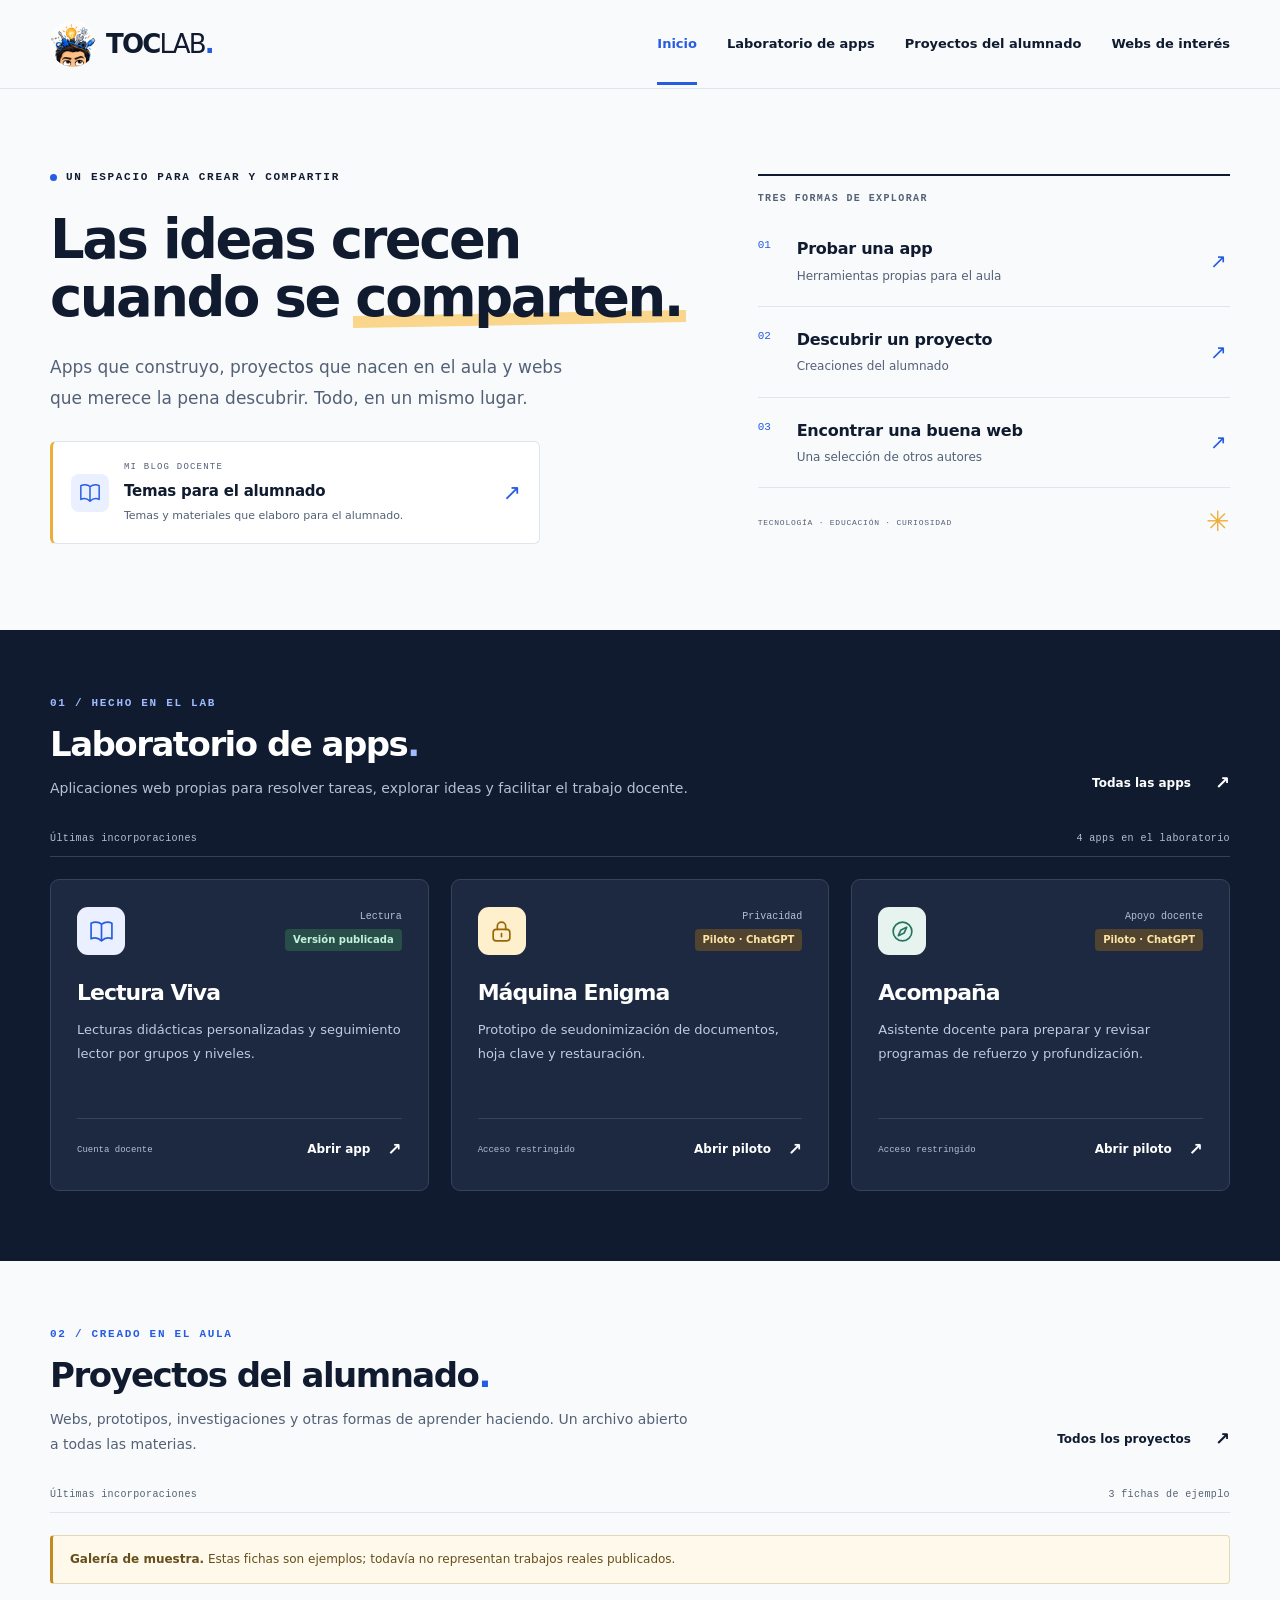
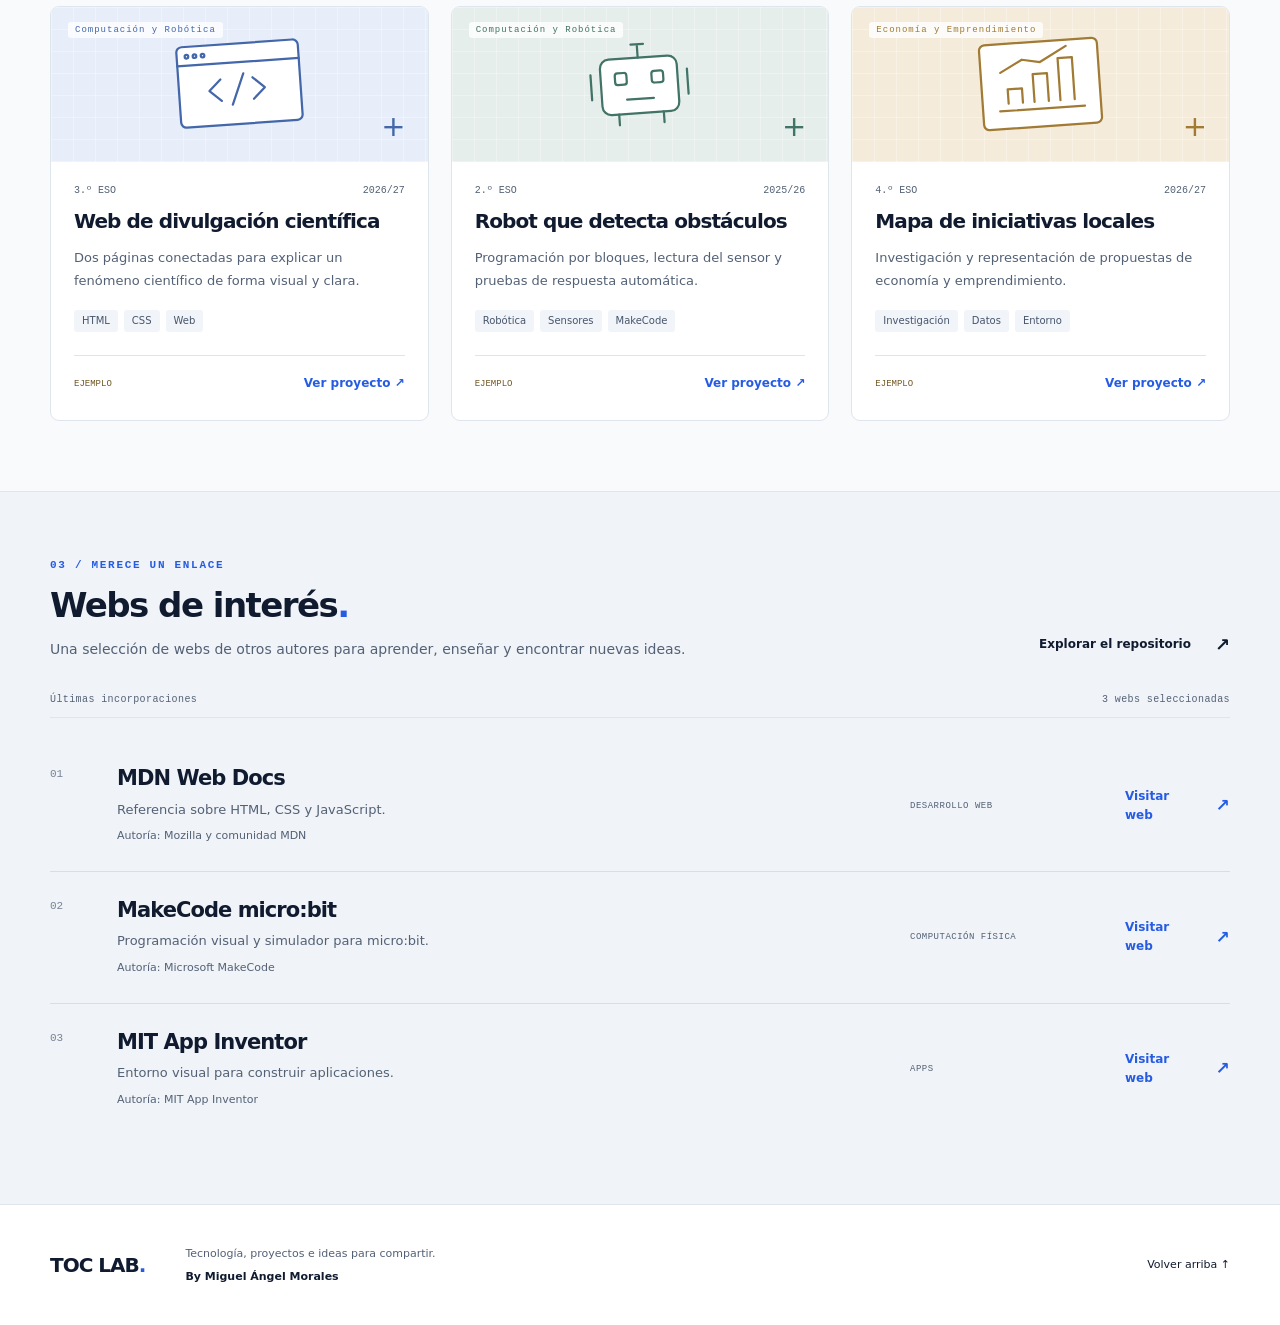
<file: index.html>
<!doctype html>
<html lang="es"><head><meta charset="utf-8"><meta name="viewport" content="width=device-width, initial-scale=1"><meta name="color-scheme" content="light"><meta name="theme-color" content="#101b30"><meta name="description" content="Apps propias, proyectos del alumnado y una selección de webs de otros autores."><title>TOC LAB | Apps, proyectos y webs de interés</title><link rel="icon" href="assets/favicon-48.png" type="image/png"><link rel="apple-touch-icon" href="assets/favicon-192.png"><link rel="stylesheet" href="css/styles.css"><script defer src="js/data.js"></script><script defer src="js/app.js"></script></head><body data-page="home"><a class="skip-link" href="#contenido">Saltar al contenido</a>
<header class="site-header"><div class="container header-inner">
<a class="brand" href="index.html" aria-label="TOC LAB, inicio"><img src="assets/logo-icono.png" width="46" height="46" alt=""><span>TOC<span class="brand-lab">LAB<span class="brand-dot">.</span></span></span></a>
<button id="menuToggle" class="menu-toggle" type="button" aria-expanded="false" aria-controls="mainNav">Menú <span aria-hidden="true">☰</span></button>
<nav id="mainNav" aria-label="Navegación principal"><a href="index.html" aria-current="page">Inicio</a><a href="laboratorio.html">Laboratorio de apps</a><a href="proyectos.html">Proyectos del alumnado</a><a href="webs.html">Webs de interés</a></nav></div></header><main id="contenido"><section class="hero container"><div class="hero-main"><p class="eyebrow"><span class="status-light"></span> UN ESPACIO PARA CREAR Y COMPARTIR</p><h1>Las ideas crecen<br>cuando se <span>comparten.</span></h1><p class="hero-lede">Apps que construyo, proyectos que nacen en el aula y webs que merece la pena descubrir. Todo, en un mismo lugar.</p><a class="blog-callout" href="https://blogsaverroes.juntadeandalucia.es/tecnologocompulsivo/" target="_blank" rel="noopener noreferrer" aria-label="Visitar mi blog docente: temas para el alumnado (se abre en otra pestaña)"><span class="blog-symbol" aria-hidden="true"><svg viewBox="0 0 24 24" fill="none" stroke="currentColor" stroke-width="1.6" stroke-linecap="round" stroke-linejoin="round"><path d="M12 5v16M12 5C9 2 4 3 2 4v15c4-2 7-1 10 2 3-3 6-4 10-2V4c-4-2-7-1-10 1Z"/></svg></span><span class="blog-copy"><span class="blog-kicker">MI BLOG DOCENTE</span><strong>Temas para el alumnado</strong><span class="blog-description">Temas y materiales que elaboro para el alumnado.</span></span><span class="blog-arrow" aria-hidden="true">↗</span></a></div><aside class="hero-index" aria-label="Explora TOC LAB"><p class="index-label">TRES FORMAS DE EXPLORAR</p><a href="laboratorio.html"><span class="index-number">01</span><span><strong>Probar una app</strong><small>Herramientas propias para el aula</small></span><span aria-hidden="true">↗</span></a><a href="proyectos.html"><span class="index-number">02</span><span><strong>Descubrir un proyecto</strong><small>Creaciones del alumnado</small></span><span aria-hidden="true">↗</span></a><a href="webs.html"><span class="index-number">03</span><span><strong>Encontrar una buena web</strong><small>Una selección de otros autores</small></span><span aria-hidden="true">↗</span></a><div class="index-foot"><span>TECNOLOGÍA · EDUCACIÓN · CURIOSIDAD</span><span aria-hidden="true">✳</span></div></aside></section>
<section class="catalog-section lab-section" id="laboratorio"><div class="container"><div class="section-head"><div><p class="eyebrow">01 / HECHO EN EL LAB</p><h2>Laboratorio de apps<span>.</span></h2><p>Aplicaciones web propias para resolver tareas, explorar ideas y facilitar el trabajo docente.</p></div><a class="text-link" href="laboratorio.html">Todas las apps <span aria-hidden="true">↗</span></a></div><div class="section-caption"><span>Últimas incorporaciones</span><span id="appsCount"></span></div><div id="latestApps" class="app-grid"></div></div></section>
<section class="catalog-section container" id="alumnado"><div class="section-head"><div><p class="eyebrow">02 / CREADO EN EL AULA</p><h2>Proyectos del alumnado<span>.</span></h2><p>Webs, prototipos, investigaciones y otras formas de aprender haciendo. Un archivo abierto a todas las materias.</p></div><a class="text-link" href="proyectos.html">Todos los proyectos <span aria-hidden="true">↗</span></a></div><div class="section-caption"><span>Últimas incorporaciones</span><span id="projectsCount"></span></div><p class="notice" id="demoNotice" hidden><strong>Galería de muestra.</strong> Estas fichas son ejemplos; todavía no representan trabajos reales publicados.</p><div id="latestProjects" class="project-grid"></div></section>
<section class="catalog-section web-section" id="webs"><div class="container"><div class="section-head"><div><p class="eyebrow">03 / MERECE UN ENLACE</p><h2>Webs de interés<span>.</span></h2><p>Una selección de webs de otros autores para aprender, enseñar y encontrar nuevas ideas.</p></div><a class="text-link" href="webs.html">Explorar el repositorio <span aria-hidden="true">↗</span></a></div><div class="section-caption"><span>Últimas incorporaciones</span><span id="websCount"></span></div><div id="latestWebs" class="web-list"></div></div></section><noscript><div class="container notice">Activa JavaScript para ver los catálogos y usar los filtros.</div></noscript></main><footer class="site-footer"><div class="container footer-inner"><a class="footer-brand" href="index.html">TOC LAB<span>.</span></a><p><span>Tecnología, proyectos e ideas para compartir.</span><a class="footer-credit" href="https://blogsaverroes.juntadeandalucia.es/tecnologocompulsivo/" target="_blank" rel="noopener noreferrer" aria-label="By Miguel Ángel Morales · visitar mi blog (se abre en otra pestaña)">By Miguel Ángel Morales</a></p><a href="#contenido">Volver arriba ↑</a></div></footer><dialog id="projectDialog" aria-labelledby="dialogTitle"><div class="dialog-inner"><button class="dialog-close" id="dialogClose" aria-label="Cerrar ficha" type="button">×</button><p class="eyebrow">PROYECTOS DEL ALUMNADO</p><h2 id="dialogTitle"></h2><div id="dialogMeta" class="tags"></div><p id="dialogDescription"></p><div id="dialogTags" class="tags"></div><div id="dialogLinks" class="dialog-links"></div></div></dialog></body></html>
</file>
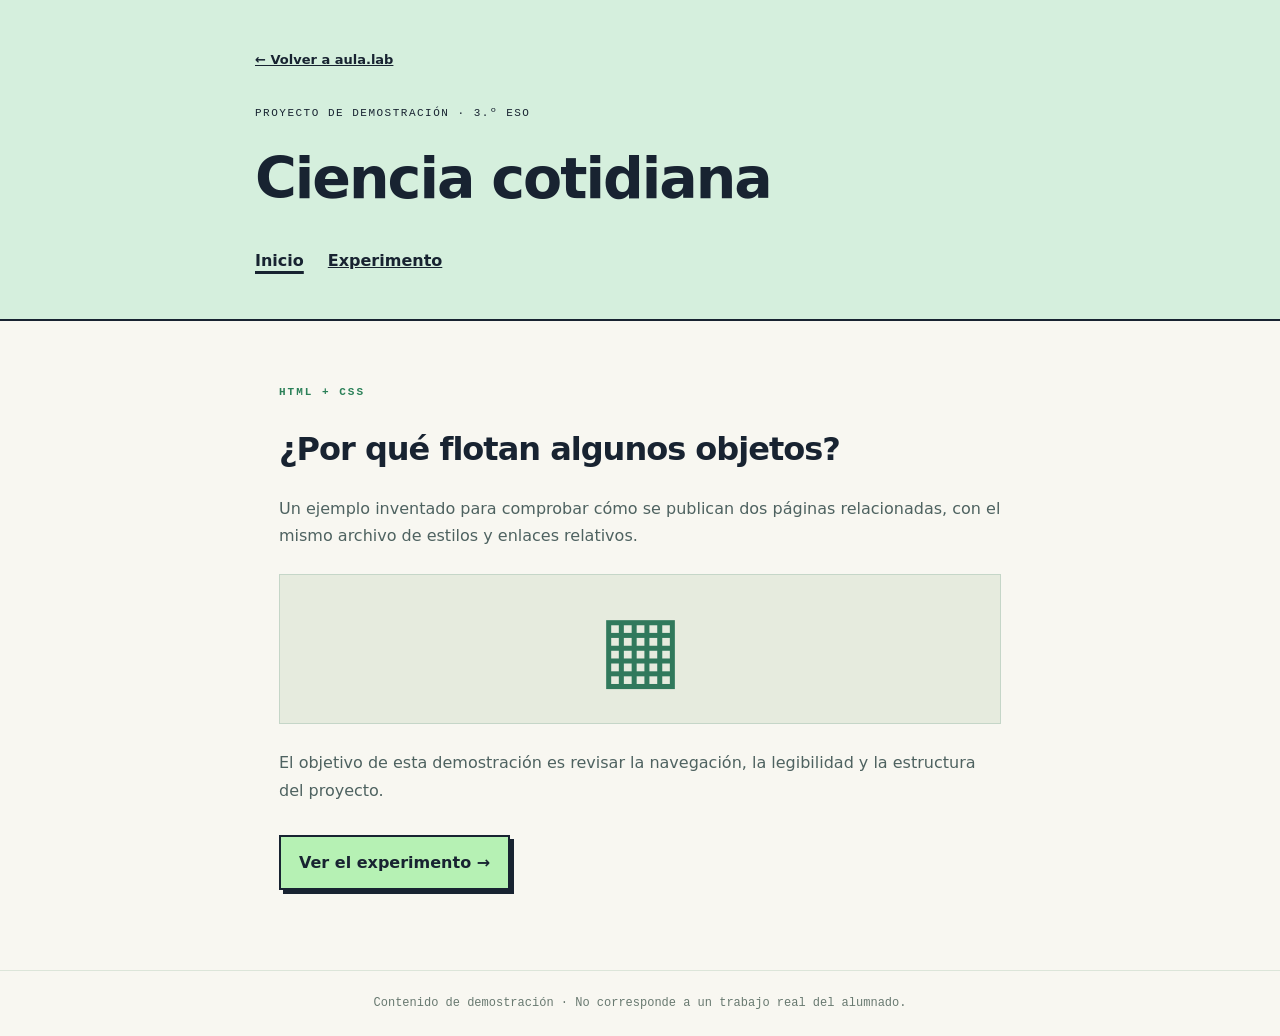
<file: ejemplos/web-divulgacion/index.html>
<!doctype html><html lang="es"><head><meta charset="utf-8"><meta name="viewport" content="width=device-width,initial-scale=1"><title>Ejemplo · Web de divulgación</title><link rel="stylesheet" href="estilos.css"></head><body><header><a class="back" href="../../index.html#archivo">← Volver a aula.lab</a><p>PROYECTO DE DEMOSTRACIÓN · 3.º ESO</p><h1>Ciencia cotidiana</h1><nav aria-label="Navegación del ejemplo"><a href="index.html" aria-current="page">Inicio</a><a href="segunda.html">Experimento</a></nav></header><main><section><span class="badge">HTML + CSS</span><h2>¿Por qué flotan algunos objetos?</h2><p>Un ejemplo inventado para comprobar cómo se publican dos páginas relacionadas, con el mismo archivo de estilos y enlaces relativos.</p><div class="cube" aria-hidden="true">▦</div><p>El objetivo de esta demostración es revisar la navegación, la legibilidad y la estructura del proyecto.</p><a class="next" href="segunda.html">Ver el experimento →</a></section></main><footer>Contenido de demostración · No corresponde a un trabajo real del alumnado.</footer></body></html>
</file>
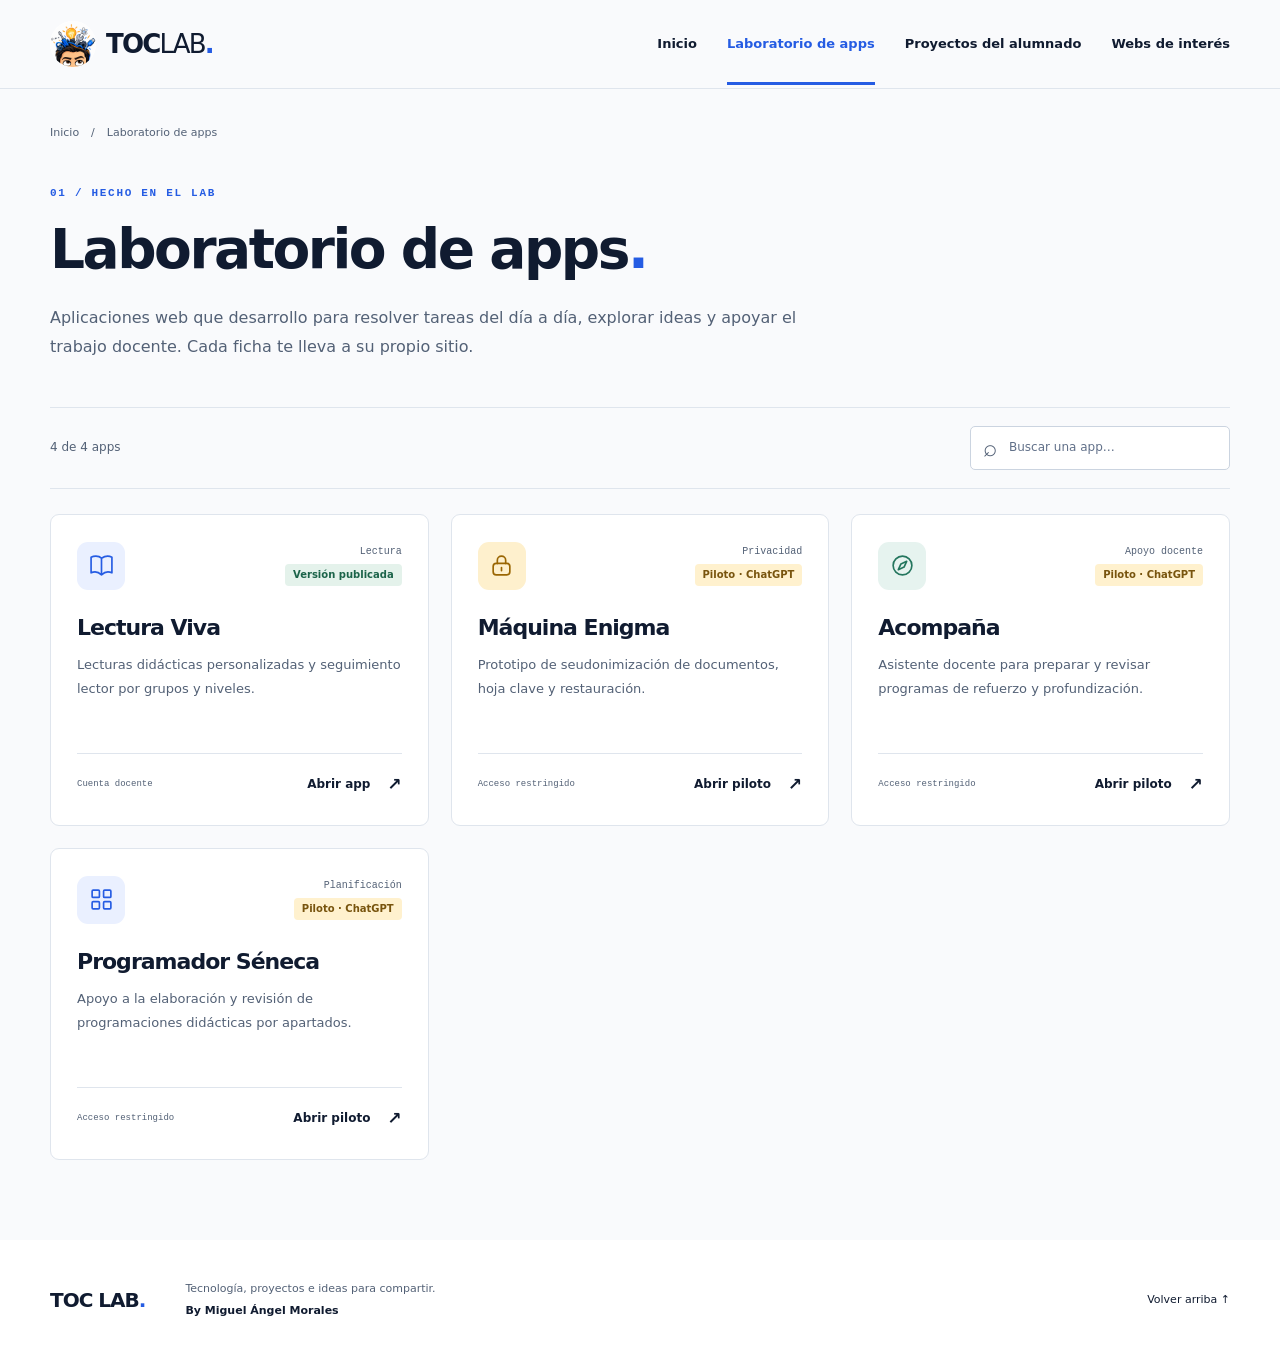
<file: laboratorio.html>
<!doctype html>
<html lang="es"><head><meta charset="utf-8"><meta name="viewport" content="width=device-width, initial-scale=1"><meta name="color-scheme" content="light"><meta name="theme-color" content="#101b30"><meta name="description" content="Catálogo de aplicaciones web propias de TOC LAB."><title>Laboratorio de apps | TOC LAB</title><link rel="icon" href="assets/favicon-48.png" type="image/png"><link rel="apple-touch-icon" href="assets/favicon-192.png"><link rel="stylesheet" href="css/styles.css"><script defer src="js/data.js"></script><script defer src="js/app.js"></script></head><body data-page="lab"><a class="skip-link" href="#contenido">Saltar al contenido</a>
<header class="site-header"><div class="container header-inner">
<a class="brand" href="index.html" aria-label="TOC LAB, inicio"><img src="assets/logo-icono.png" width="46" height="46" alt=""><span>TOC<span class="brand-lab">LAB<span class="brand-dot">.</span></span></span></a>
<button id="menuToggle" class="menu-toggle" type="button" aria-expanded="false" aria-controls="mainNav">Menú <span aria-hidden="true">☰</span></button>
<nav id="mainNav" aria-label="Navegación principal"><a href="index.html">Inicio</a><a href="laboratorio.html" aria-current="page">Laboratorio de apps</a><a href="proyectos.html">Proyectos del alumnado</a><a href="webs.html">Webs de interés</a></nav></div></header><main id="contenido"><section class="page-hero container"><p class="breadcrumb"><a href="index.html">Inicio</a><span>/</span>Laboratorio de apps</p><p class="eyebrow">01 / HECHO EN EL LAB</p><h1>Laboratorio de apps<span class="title-dot">.</span></h1><p>Aplicaciones web que desarrollo para resolver tareas del día a día, explorar ideas y apoyar el trabajo docente. Cada ficha te lleva a su propio sitio.</p></section><section class="container listing-section"><div class="catalog-toolbar"><span id="resultCount" role="status" aria-live="polite"></span><label class="search-field"><span aria-hidden="true">⌕</span><span class="sr-only">Buscar aplicaciones</span><input id="searchInput" type="search" placeholder="Buscar una app…"></label></div><div id="catalogGrid" class="app-grid"></div><div class="empty-state" id="emptyState" hidden><h2>No hay apps con esa búsqueda</h2><button class="button secondary" data-reset>Limpiar búsqueda</button></div></section><noscript><div class="container notice">Activa JavaScript para ver los catálogos y usar los filtros.</div></noscript></main><footer class="site-footer"><div class="container footer-inner"><a class="footer-brand" href="index.html">TOC LAB<span>.</span></a><p><span>Tecnología, proyectos e ideas para compartir.</span><a class="footer-credit" href="https://blogsaverroes.juntadeandalucia.es/tecnologocompulsivo/" target="_blank" rel="noopener noreferrer" aria-label="By Miguel Ángel Morales · visitar mi blog (se abre en otra pestaña)">By Miguel Ángel Morales</a></p><a href="#contenido">Volver arriba ↑</a></div></footer></body></html>
</file>
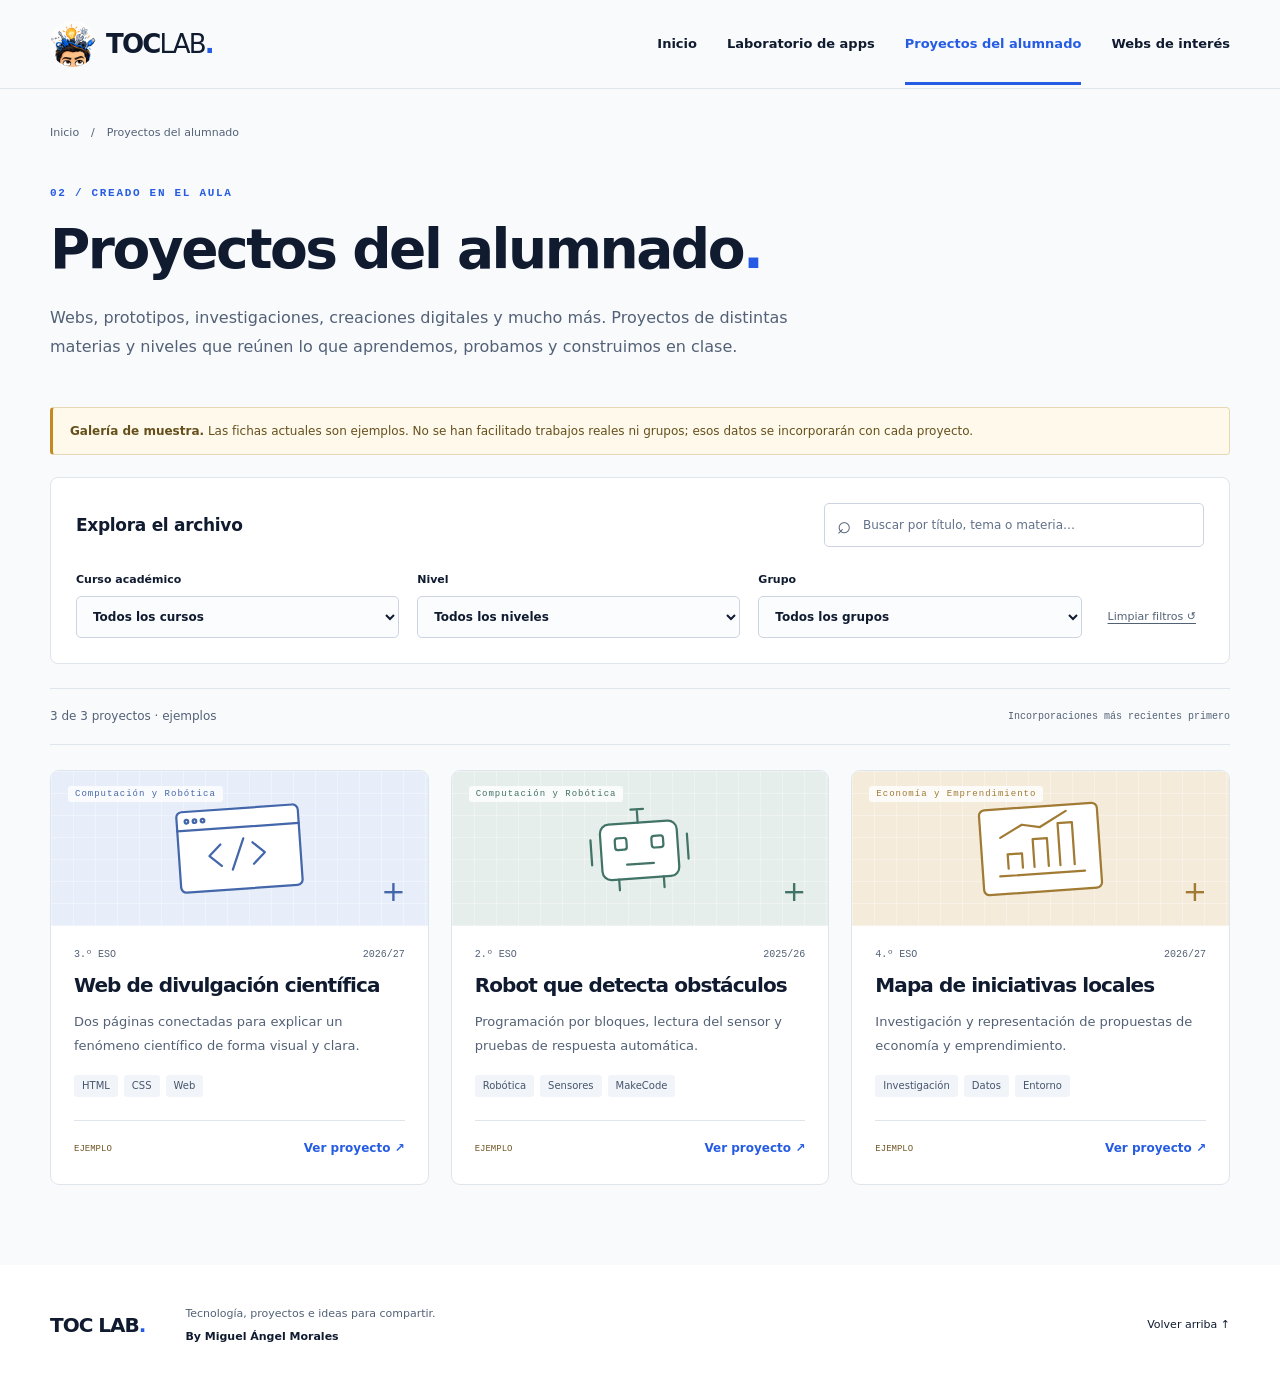
<file: proyectos.html>
<!doctype html>
<html lang="es"><head><meta charset="utf-8"><meta name="viewport" content="width=device-width, initial-scale=1"><meta name="color-scheme" content="light"><meta name="theme-color" content="#101b30"><meta name="description" content="Explora proyectos por curso académico, nivel y grupo."><title>Proyectos del alumnado | TOC LAB</title><link rel="icon" href="assets/favicon-48.png" type="image/png"><link rel="apple-touch-icon" href="assets/favicon-192.png"><link rel="stylesheet" href="css/styles.css"><script defer src="js/data.js"></script><script defer src="js/app.js"></script></head><body data-page="projects"><a class="skip-link" href="#contenido">Saltar al contenido</a>
<header class="site-header"><div class="container header-inner">
<a class="brand" href="index.html" aria-label="TOC LAB, inicio"><img src="assets/logo-icono.png" width="46" height="46" alt=""><span>TOC<span class="brand-lab">LAB<span class="brand-dot">.</span></span></span></a>
<button id="menuToggle" class="menu-toggle" type="button" aria-expanded="false" aria-controls="mainNav">Menú <span aria-hidden="true">☰</span></button>
<nav id="mainNav" aria-label="Navegación principal"><a href="index.html">Inicio</a><a href="laboratorio.html">Laboratorio de apps</a><a href="proyectos.html" aria-current="page">Proyectos del alumnado</a><a href="webs.html">Webs de interés</a></nav></div></header><main id="contenido"><section class="page-hero container"><p class="breadcrumb"><a href="index.html">Inicio</a><span>/</span>Proyectos del alumnado</p><p class="eyebrow">02 / CREADO EN EL AULA</p><h1>Proyectos del alumnado<span class="title-dot">.</span></h1><p>Webs, prototipos, investigaciones, creaciones digitales y mucho más. Proyectos de distintas materias y niveles que reúnen lo que aprendemos, probamos y construimos en clase.</p></section><section class="container listing-section"><p class="notice" id="demoNotice" hidden><strong>Galería de muestra.</strong> Las fichas actuales son ejemplos. No se han facilitado trabajos reales ni grupos; esos datos se incorporarán con cada proyecto.</p><div class="filter-panel"><div class="filter-heading"><h2>Explora el archivo</h2><label class="search-field"><span aria-hidden="true">⌕</span><span class="sr-only">Buscar proyectos</span><input id="searchInput" type="search" placeholder="Buscar por título, tema o materia…"></label></div><div class="filter-fields"><label>Curso académico<select id="yearSelect"><option value="">Todos los cursos</option></select></label><label>Nivel<select id="levelSelect"><option value="">Todos los niveles</option></select></label><label>Grupo<select id="groupSelect"><option value="">Todos los grupos</option></select></label><button id="resetFilters" class="reset-button" type="button">Limpiar filtros ↺</button></div></div><div class="catalog-toolbar"><span id="resultCount" role="status" aria-live="polite"></span><span class="sort-label">Incorporaciones más recientes primero</span></div><div id="catalogGrid" class="project-grid"></div><div class="empty-state" id="emptyState" hidden><span aria-hidden="true">⌕</span><h2>No hay proyectos con estos filtros</h2><p>Prueba con otro curso, nivel o grupo.</p><button class="button secondary" data-reset>Mostrar todos los proyectos</button></div></section><noscript><div class="container notice">Activa JavaScript para ver los catálogos y usar los filtros.</div></noscript></main><footer class="site-footer"><div class="container footer-inner"><a class="footer-brand" href="index.html">TOC LAB<span>.</span></a><p><span>Tecnología, proyectos e ideas para compartir.</span><a class="footer-credit" href="https://blogsaverroes.juntadeandalucia.es/tecnologocompulsivo/" target="_blank" rel="noopener noreferrer" aria-label="By Miguel Ángel Morales · visitar mi blog (se abre en otra pestaña)">By Miguel Ángel Morales</a></p><a href="#contenido">Volver arriba ↑</a></div></footer><dialog id="projectDialog" aria-labelledby="dialogTitle"><div class="dialog-inner"><button class="dialog-close" id="dialogClose" aria-label="Cerrar ficha" type="button">×</button><p class="eyebrow">PROYECTOS DEL ALUMNADO</p><h2 id="dialogTitle"></h2><div id="dialogMeta" class="tags"></div><p id="dialogDescription"></p><div id="dialogTags" class="tags"></div><div id="dialogLinks" class="dialog-links"></div></div></dialog></body></html>
</file>
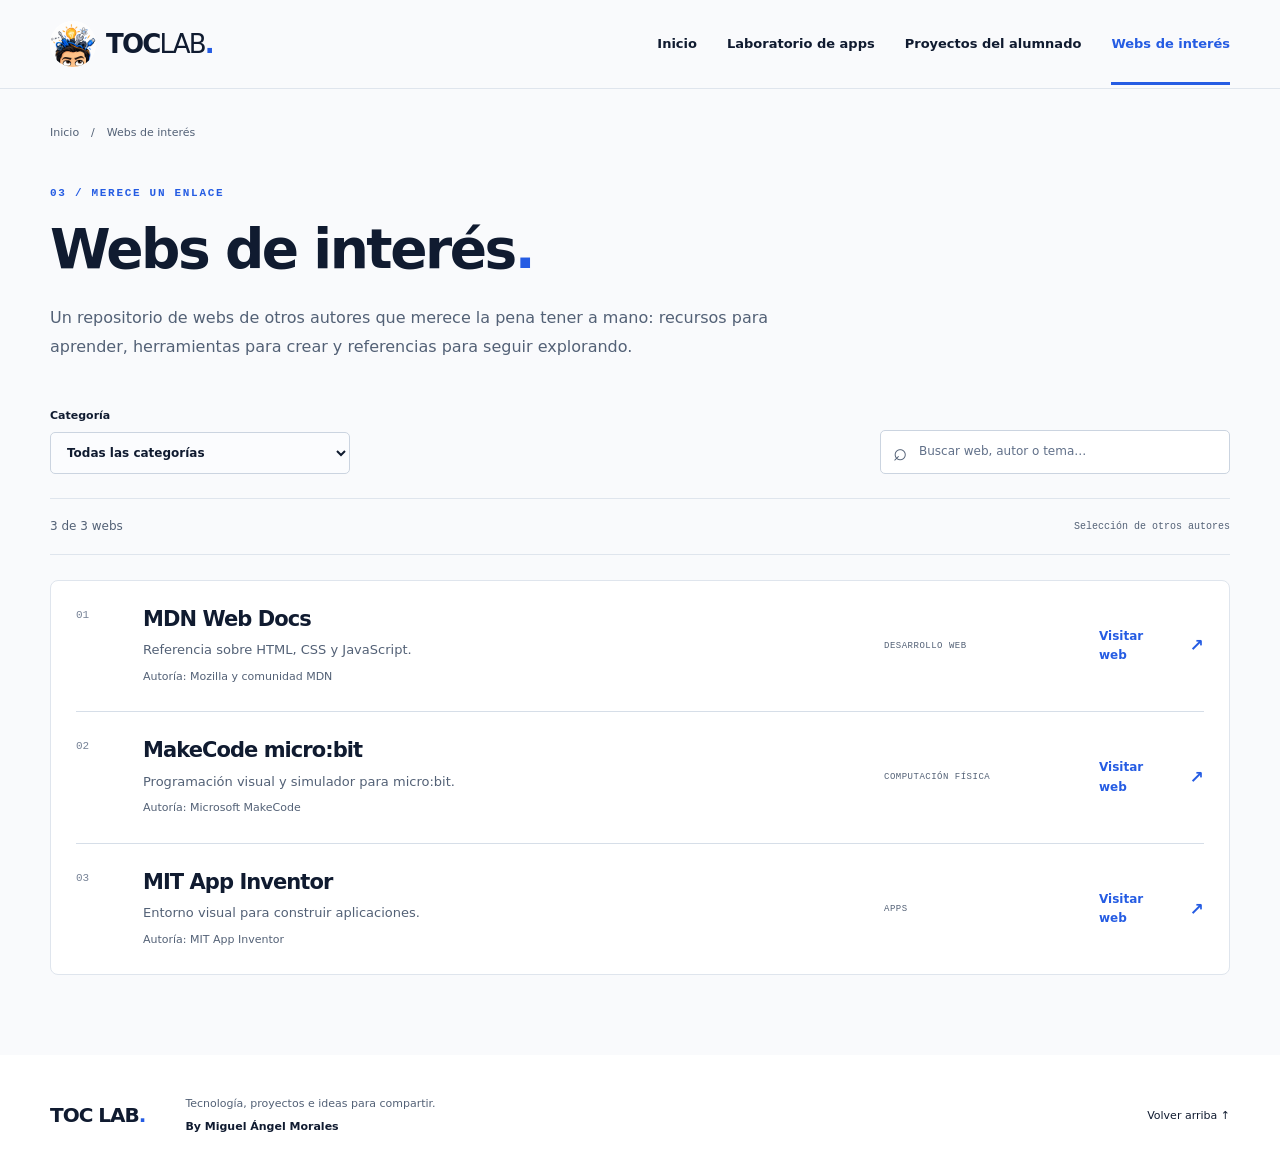
<file: webs.html>
<!doctype html>
<html lang="es"><head><meta charset="utf-8"><meta name="viewport" content="width=device-width, initial-scale=1"><meta name="color-scheme" content="light"><meta name="theme-color" content="#101b30"><meta name="description" content="Selección de webs de otros autores para aprender y crear."><title>Webs de interés | TOC LAB</title><link rel="icon" href="assets/favicon-48.png" type="image/png"><link rel="apple-touch-icon" href="assets/favicon-192.png"><link rel="stylesheet" href="css/styles.css"><script defer src="js/data.js"></script><script defer src="js/app.js"></script></head><body data-page="webs"><a class="skip-link" href="#contenido">Saltar al contenido</a>
<header class="site-header"><div class="container header-inner">
<a class="brand" href="index.html" aria-label="TOC LAB, inicio"><img src="assets/logo-icono.png" width="46" height="46" alt=""><span>TOC<span class="brand-lab">LAB<span class="brand-dot">.</span></span></span></a>
<button id="menuToggle" class="menu-toggle" type="button" aria-expanded="false" aria-controls="mainNav">Menú <span aria-hidden="true">☰</span></button>
<nav id="mainNav" aria-label="Navegación principal"><a href="index.html">Inicio</a><a href="laboratorio.html">Laboratorio de apps</a><a href="proyectos.html">Proyectos del alumnado</a><a href="webs.html" aria-current="page">Webs de interés</a></nav></div></header><main id="contenido"><section class="page-hero container"><p class="breadcrumb"><a href="index.html">Inicio</a><span>/</span>Webs de interés</p><p class="eyebrow">03 / MERECE UN ENLACE</p><h1>Webs de interés<span class="title-dot">.</span></h1><p>Un repositorio de webs de otros autores que merece la pena tener a mano: recursos para aprender, herramientas para crear y referencias para seguir explorando.</p></section><section class="container listing-section"><div class="web-toolbar"><label>Categoría<select id="categorySelect"><option value="">Todas las categorías</option></select></label><label class="search-field"><span aria-hidden="true">⌕</span><span class="sr-only">Buscar webs o autores</span><input id="searchInput" type="search" placeholder="Buscar web, autor o tema…"></label></div><div class="catalog-toolbar"><span id="resultCount" role="status" aria-live="polite"></span><span class="sort-label">Selección de otros autores</span></div><div id="catalogGrid" class="web-list"></div><div class="empty-state" id="emptyState" hidden><h2>No hay webs con estos filtros</h2><button class="button secondary" data-reset>Limpiar filtros</button></div></section><noscript><div class="container notice">Activa JavaScript para ver los catálogos y usar los filtros.</div></noscript></main><footer class="site-footer"><div class="container footer-inner"><a class="footer-brand" href="index.html">TOC LAB<span>.</span></a><p><span>Tecnología, proyectos e ideas para compartir.</span><a class="footer-credit" href="https://blogsaverroes.juntadeandalucia.es/tecnologocompulsivo/" target="_blank" rel="noopener noreferrer" aria-label="By Miguel Ángel Morales · visitar mi blog (se abre en otra pestaña)">By Miguel Ángel Morales</a></p><a href="#contenido">Volver arriba ↑</a></div></footer></body></html>
</file>
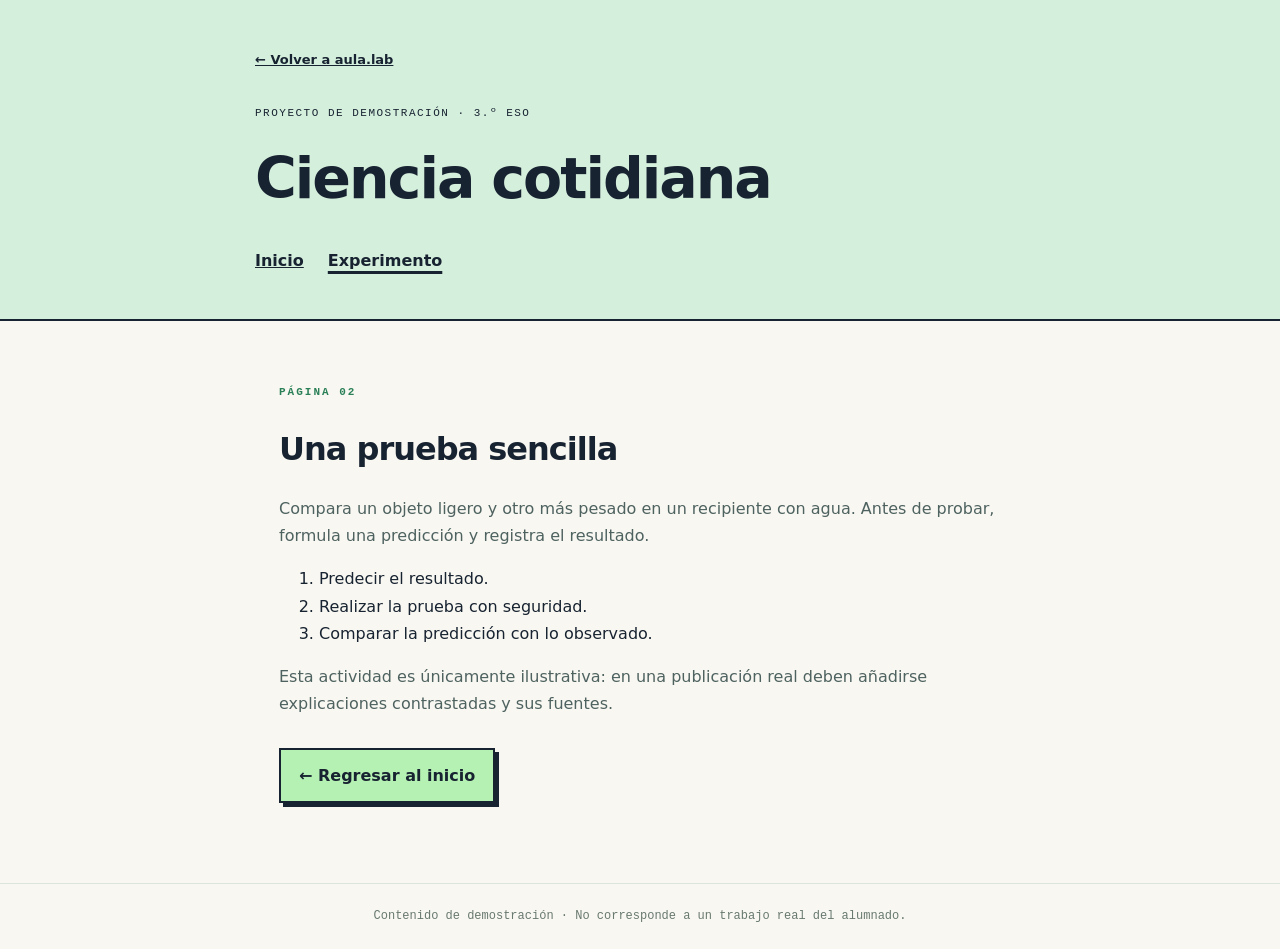
<file: ejemplos/web-divulgacion/segunda.html>
<!doctype html><html lang="es"><head><meta charset="utf-8"><meta name="viewport" content="width=device-width,initial-scale=1"><title>Experimento · Web de divulgación</title><link rel="stylesheet" href="estilos.css"></head><body><header><a class="back" href="../../index.html#archivo">← Volver a aula.lab</a><p>PROYECTO DE DEMOSTRACIÓN · 3.º ESO</p><h1>Ciencia cotidiana</h1><nav aria-label="Navegación del ejemplo"><a href="index.html">Inicio</a><a href="segunda.html" aria-current="page">Experimento</a></nav></header><main><section><span class="badge">PÁGINA 02</span><h2>Una prueba sencilla</h2><p>Compara un objeto ligero y otro más pesado en un recipiente con agua. Antes de probar, formula una predicción y registra el resultado.</p><ol><li>Predecir el resultado.</li><li>Realizar la prueba con seguridad.</li><li>Comparar la predicción con lo observado.</li></ol><p>Esta actividad es únicamente ilustrativa: en una publicación real deben añadirse explicaciones contrastadas y sus fuentes.</p><a class="next" href="index.html">← Regresar al inicio</a></section></main><footer>Contenido de demostración · No corresponde a un trabajo real del alumnado.</footer></body></html>
</file>
<file: css/styles.css>
/* TOC LAB · Paleta original: carbón, azul y ámbar. */
:root {
  --ink:#101b30;
  --muted:#536176;
  --blue:#255ce3;
  --amber:#edae38;
  --paper:#f9fafc;
  --line:#dfe5ed;
  --sans:Inter,ui-sans-serif,system-ui,-apple-system,BlinkMacSystemFont,'Segoe UI',sans-serif;
  --mono:ui-monospace,SFMono-Regular,Consolas,monospace
}

* {
  box-sizing:border-box
}
html {
  scroll-behavior:smooth;
  scroll-padding-top:100px
}
body {
  margin:0;
  background:var(--paper);
  color:var(--ink);
  font:16px/1.6 var(--sans);
  -webkit-font-smoothing:antialiased
}
a {
  color:inherit;
  text-decoration:none
}
button,input,select {
  font:inherit
}
button,a,input,select {
  -webkit-tap-highlight-color:transparent
}
button {
  cursor:pointer
}
img,svg {
  max-width:100%
}
button:focus-visible,a:focus-visible,input:focus-visible,select:focus-visible {
  outline:3px solid var(--blue);
  outline-offset:4px
}
h1,h2,h3,p {
  margin:0
}
h1,h2,h3 {
  line-height:1.12;
  letter-spacing:-.045em
}
button {
  color:inherit
}
select {
  color:var(--ink)
}
[hidden] {
  display:none!important
}
.container {
  width:min(1180px,calc(100% - 80px));
  margin-inline:auto
}
.sr-only {
  position:absolute;
  width:1px;
  height:1px;
  padding:0;
  overflow:hidden;
  clip:rect(0,0,0,0);
  white-space:nowrap
}
.skip-link {
  position:fixed;
  z-index:100;
  top:-80px;
  left:20px;
  background:var(--ink);
  color:white;
  padding:12px 20px
}
.skip-link:focus {
  top:12px
}
.site-header {
  position:sticky;
  top:0;
  z-index:20;
  background:rgba(249,250,252,.97);
  border-bottom:1px solid var(--line)
}
.header-inner {
  min-height:88px;
  display:flex;
  align-items:center;
  justify-content:space-between;
  gap:30px
}
.brand {
  display:flex;
  align-items:center;
  gap:10px;
  flex-shrink:0;
  font-size:26px;
  font-weight:850;
  letter-spacing:-1.8px;
  line-height:1
}
.brand img {
  object-fit:contain;
  border-radius:50%;
  background:white
}
.brand-lab {
  font-weight:450
}
.brand-dot {
  color:var(--blue);
  font-weight:900
}
nav {
  display:flex;
  align-items:center;
  gap:30px
}
nav a {
  font-size:13px;
  font-weight:650;
  padding:31px 0 28px;
  border-bottom:3px solid transparent
}
nav a:hover {
  color:var(--blue)
}
nav a[aria-current] {
  border-color:var(--blue);
  color:var(--blue)
}
.menu-toggle {
  display:none;
  background:none;
  border:1px solid var(--line);
  border-radius:5px;
  padding:8px 12px
}
.eyebrow {
  font:600 11px/1.6 var(--mono);
  letter-spacing:1.7px
}
.hero {
  display:grid;
  grid-template-columns:1.35fr 1fr;
  gap:70px;
  align-items:center;
  padding-block:80px 86px
}
.hero .eyebrow {
  display:flex;
  align-items:center;
  gap:9px
}
.status-light {
  display:inline-block;
  width:7px;
  height:7px;
  border-radius:50%;
  background:var(--blue)
}
.hero h1 {
  font-size:clamp(39px,4.25vw,60px);
  font-weight:760;
  line-height:1.08;
  margin:24px 0
}
.hero h1>span {
  position:relative;
  display:inline-block;
  isolation:isolate
}
.hero h1>span:after {
  content:'';
  position:absolute;
  z-index:-1;
  bottom:3px;
  left:-2px;
  right:-4px;
  height:12px;
  background:#f9d68b;
  transform:rotate(-1deg)
}
.hero-lede {
  font-size:17px;
  line-height:1.8;
  max-width:530px;
  color:var(--muted);
  margin-bottom:28px
}
.button {
  display:inline-flex;
  align-items:center;
  justify-content:center;
  gap:32px;
  padding:13px 20px;
  font-size:13px;
  font-weight:650;
  border:1px solid transparent;
  border-radius:5px;
  transition:background .15s,transform .15s
}
.button:hover {
  transform:translateY(-2px)
}
.primary {
  color:white;
  background:var(--blue)
}
.primary:hover {
  background:#194ccb
}
.secondary {
  background:white;
  border-color:var(--line)
}
.hero-index {
  border-top:2px solid var(--ink);
  padding-top:17px
}
.index-label {
  font:600 10px var(--mono);
  letter-spacing:1.4px;
  color:var(--muted);
  margin-bottom:12px
}
.hero-index>a {
  display:grid;
  grid-template-columns:27px 1fr 20px;
  align-items:center;
  gap:12px;
  padding:20px 0;
  border-bottom:1px solid var(--line)
}
.index-number {
  font:11px var(--mono);
  color:var(--blue);
  align-self:start;
  margin-top:3px
}
.hero-index strong {
  display:block;
  font-size:16px;
  font-weight:650;
  letter-spacing:-.25px
}
.hero-index small {
  display:block;
  font-size:12px;
  color:var(--muted);
  margin-top:5px
}
.hero-index>a:hover strong {
  color:var(--blue)
}
.hero-index>a>span:last-child {
  color:var(--blue);
  font-size:20px
}
.index-foot {
  display:flex;
  align-items:center;
  justify-content:space-between;
  padding-top:17px;
  font:8px var(--mono);
  letter-spacing:.75px;
  color:var(--muted)
}
.index-foot>span:last-child {
  font-size:28px;
  color:var(--amber)
}
.catalog-section {
  padding-block:65px 70px
}
.section-head {
  display:flex;
  align-items:flex-end;
  justify-content:space-between;
  gap:30px
}
.section-head .eyebrow {
  color:var(--blue);
  margin-bottom:12px
}
.section-head h2 {
  font-size:34px;
  font-weight:730
}
.section-head h2>span {
  color:var(--blue)
}
.section-head p:last-child {
  color:var(--muted);
  max-width:650px;
  margin-top:13px;
  font-size:14px;
  line-height:1.8
}
.text-link {
  display:inline-flex;
  align-items:center;
  gap:24px;
  font-size:12px;
  font-weight:650;
  white-space:nowrap;
  padding-bottom:3px
}
.text-link:hover {
  text-decoration:underline;
  text-underline-offset:5px
}
.text-link>span {
  font-size:18px
}
.section-caption {
  display:flex;
  align-items:center;
  justify-content:space-between;
  border-bottom:1px solid var(--line);
  padding-bottom:12px;
  margin:32px 0 22px;
  font:10px var(--mono);
  letter-spacing:.4px;
  color:var(--muted)
}
.app-grid,.project-grid {
  display:grid;
  grid-template-columns:repeat(3,minmax(0,1fr));
  gap:22px
}
.lab-section {
  background:var(--ink);
  color:white
}
.lab-section .eyebrow,.lab-section .section-head h2>span {
  color:#9fbaff
}
.lab-section .section-head p:last-child,.lab-section .section-caption {
  color:#b3c0d5
}
.lab-section .section-caption {
  border-color:#344057
}
.app-card {
  background:#fff;
  border:1px solid var(--line);
  border-radius:9px;
  padding:27px 26px;
  display:flex;
  flex-direction:column;
  min-height:312px;
  transition:transform .2s,box-shadow .2s
}
.lab-section .app-card {
  background:#1c2940;
  border-color:#35435c
}
.app-card:hover {
  transform:translateY(-4px);
  box-shadow:0 12px 30px #101b3010
}
.app-card-top {
  display:flex;
  align-items:center;
  justify-content:space-between;
  margin-bottom:26px;
  gap:12px
}
.app-icon {
  width:48px;
  height:48px;
  border-radius:11px;
  background:#eaf0ff;
  color:var(--blue);
  display:flex;
  align-items:center;
  justify-content:center
}
.app-icon svg {
  width:25px;
  height:25px
}
.app-card:nth-child(3n+2) .app-icon {
  background:#fef0cd;
  color:#9a6603
}
.app-card:nth-child(3n+3) .app-icon {
  background:#e6f3ef;
  color:#24765e
}
.app-category {
  font:10px var(--mono);
  color:var(--muted)
}
.lab-section .app-category {
  color:#b3c0d5
}
.app-card h3 {
  font-size:22px;
  font-weight:680;
  margin-bottom:12px
}
.app-card>p {
  font-size:13px;
  line-height:1.85;
  color:var(--muted);
  margin-bottom:26px;
  flex:1
}
.lab-section .app-card>p {
  color:#bfcbde
}
.app-card-bottom {
  border-top:1px solid var(--line);
  padding-top:17px;
  display:flex;
  justify-content:space-between;
  align-items:center;
  gap:10px
}
.lab-section .app-card-bottom {
  border-color:#35435c
}
.access {
  font:9px var(--mono);
  color:var(--muted)
}
.lab-section .access {
  color:#b3c0d5
}
.card-link {
  font-size:12px;
  font-weight:650;
  display:inline-flex;
  gap:17px;
  align-items:center
}
.card-link:hover {
  text-decoration:underline;
  text-underline-offset:4px
}
.lab-section .card-link {
  color:white
}
.card-link span {
  font-size:17px
}
.notice {
  padding:13px 17px;
  border:1px solid #e6d8b4;
  border-left:3px solid #c28a20;
  background:#fff9eb;
  border-radius:4px;
  font-size:12px;
  line-height:1.7;
  color:#65501c;
  margin:0 0 22px
}
.notice strong {
  font-weight:700
}
.project-card {
  background:white;
  border:1px solid var(--line);
  border-radius:9px;
  overflow:hidden;
  display:flex;
  flex-direction:column;
  transition:transform .2s,box-shadow .2s
}
.project-card:hover {
  transform:translateY(-4px);
  box-shadow:0 12px 25px #101b3009
}
.project-art {
  height:155px;
  position:relative;
  display:flex;
  align-items:center;
  justify-content:center;
  overflow:hidden;
  background:#e7eef9;
  color:#4367aa
}
.project-art[data-icon="robot"] {
  background:#e6eeeb;
  color:#417366
}
.project-art[data-icon="chart"] {
  background:#f4ebda;
  color:#a17a33
}
.project-art:before {
  content:'';
  position:absolute;
  inset:0;
  background-image:linear-gradient(#ffffff50 1px,transparent 1px),linear-gradient(90deg,#ffffff50 1px,transparent 1px);
  background-size:22px 22px
}
.project-art>svg {
  position:relative;
  width:145px;
  height:104px;
  transform:rotate(-4deg)
}
.project-art .art-label {
  position:absolute;
  left:17px;
  top:15px;
  font:9px var(--mono);
  letter-spacing:1px;
  background:#ffffffcb;
  padding:3px 7px;
  border-radius:3px
}
.project-art .art-cross {
  position:absolute;
  right:22px;
  bottom:12px;
  font-size:29px;
  font-weight:300
}
.project-body {
  padding:23px;
  display:flex;
  flex-direction:column;
  flex:1
}
.project-meta {
  display:flex;
  align-items:center;
  justify-content:space-between;
  font:10px var(--mono);
  color:var(--muted);
  gap:8px;
  margin-bottom:13px
}
.project-body h3 {
  font-size:20px;
  font-weight:680;
  line-height:1.25;
  margin-bottom:12px
}
.project-body>p {
  font-size:13px;
  line-height:1.8;
  color:var(--muted);
  margin-bottom:18px;
  flex:1
}
.tags {
  display:flex;
  flex-wrap:wrap;
  gap:6px
}
.tag {
  display:inline-block;
  font-size:10px;
  padding:3px 8px;
  background:#f1f4f9;
  color:#46556b;
  border-radius:3px
}
.project-bottom {
  display:flex;
  align-items:center;
  justify-content:space-between;
  border-top:1px solid var(--line);
  margin-top:23px;
  padding-top:15px;
  gap:10px
}
.sample-label {
  font:9px var(--mono);
  color:#705624
}
.detail-button {
  border:0;
  padding:3px 0;
  background:none;
  color:var(--blue);
  font-size:12px;
  font-weight:650
}
.detail-button:hover {
  text-decoration:underline;
  text-underline-offset:4px
}
.web-section {
  background:#f0f3f7;
  border-block:1px solid var(--line)
}
.web-row {
  display:grid;
  grid-template-columns:42px minmax(0,1fr) 190px 105px;
  gap:25px;
  align-items:center;
  padding:26px 0;
  border-bottom:1px solid #d6dee8
}
.web-row:last-child {
  border-bottom:0
}
.web-number {
  align-self:start;
  padding-top:2px;
  font:11px var(--mono);
  color:#778397
}
.web-row h3 {
  font-size:21px;
  font-weight:670;
  line-height:1.2
}
.web-row p {
  font-size:13px;
  color:var(--muted);
  margin-top:8px
}
.web-author {
  display:block;
  font-size:11px;
  color:var(--muted);
  margin-top:7px
}
.web-category {
  font:9px/1.6 var(--mono);
  letter-spacing:.5px;
  color:var(--muted)
}
.web-row .card-link {
  justify-self:end;
  color:var(--blue)
}
.site-footer {
  background:white
}
.footer-inner {
  display:flex;
  align-items:center;
  gap:40px;
  min-height:120px
}
.footer-brand {
  font-size:20px;
  font-weight:800;
  letter-spacing:-1px;
  white-space:nowrap
}
.footer-brand span {
  color:var(--blue)
}
.footer-inner p {
  font-size:11px;
  color:var(--muted);
  flex:1
}
.footer-inner>a:last-child {
  font-size:11px
}
.page-hero {
  padding-top:35px;
  padding-bottom:45px
}
.breadcrumb {
  display:flex;
  align-items:center;
  gap:12px;
  font-size:11px;
  color:var(--muted);
  margin-bottom:43px
}
.breadcrumb a:hover {
  color:var(--blue)
}
.page-hero .eyebrow {
  color:var(--blue);
  margin-bottom:17px
}
.page-hero h1 {
  font-size:clamp(36px,4.4vw,55px);
  font-weight:740;
  margin-bottom:22px
}
.title-dot {
  color:var(--blue)
}
.page-hero>p:last-child {
  font-size:16px;
  line-height:1.85;
  max-width:770px;
  color:var(--muted)
}
.listing-section {
  padding-bottom:80px;
  min-height:42vh
}
.catalog-toolbar {
  display:flex;
  align-items:center;
  justify-content:space-between;
  gap:20px;
  margin-bottom:25px;
  padding-block:18px;
  border-block:1px solid var(--line);
  font-size:12px;
  color:var(--muted)
}
.search-field {
  display:flex;
  align-items:center;
  gap:10px;
  border:1px solid #cbd4e0;
  border-radius:5px;
  padding:9px 12px;
  background:white;
  min-width:260px;
  color:var(--muted)
}
.search-field>span[aria-hidden] {
  font-size:24px;
  line-height:1
}
.search-field input {
  border:0;
  background:transparent;
  outline:0!important;
  min-width:0;
  width:100%;
  color:var(--ink);
  font-size:12px;
  line-height:1.8
}
.search-field:focus-within {
  outline:2px solid var(--blue);
  outline-offset:2px
}
.search-field input::placeholder {
  color:#617089
}
.filter-panel {
  border:1px solid var(--line);
  border-radius:8px;
  padding:25px;
  background:white;
  margin-bottom:24px
}
.filter-heading {
  display:flex;
  align-items:center;
  justify-content:space-between;
  gap:20px;
  margin-bottom:24px
}
.filter-heading h2 {
  font-size:17px;
  letter-spacing:-.3px
}
.filter-heading .search-field {
  width:380px
}
.filter-fields {
  display:grid;
  grid-template-columns:1fr 1fr 1fr auto;
  gap:18px;
  align-items:end
}
.filter-fields label,.web-toolbar>label:first-child {
  display:flex;
  flex-direction:column;
  gap:7px;
  font-size:11px;
  font-weight:600
}
select {
  min-width:0;
  width:100%;
  border:1px solid #cbd4e0;
  background:#fbfcfe;
  border-radius:5px;
  padding:10px 30px 10px 12px;
  font-size:12px;
  min-height:42px
}
.reset-button {
  background:transparent;
  border:0;
  padding:11px 8px;
  font-size:11px;
  color:var(--muted);
  text-decoration:underline;
  text-underline-offset:3px;
  min-height:42px
}
.sort-label {
  font:10px var(--mono)
}
.empty-state {
  text-align:center;
  padding:65px 20px;
  border:1px dashed #b9c7dc;
  border-radius:8px;
  color:var(--muted)
}
.empty-state h2 {
  font-size:24px;
  margin-bottom:12px
}
.empty-state>span {
  display:block;
  font-size:42px;
  margin-bottom:12px
}
.empty-state p {
  font-size:14px;
  margin-bottom:22px
}
.empty-state .button {
  margin-top:12px
}
.web-toolbar {
  display:flex;
  align-items:flex-end;
  gap:25px;
  padding-bottom:24px
}
.web-toolbar>label:first-child {
  width:300px
}
.web-toolbar .search-field {
  margin-left:auto;
  width:350px
}
.listing-section>.web-list {
  background:white;
  border:1px solid var(--line);
  border-radius:8px;
  padding:0 25px
}
dialog {
  width:min(660px,calc(100% - 32px));
  border:1px solid var(--line);
  border-radius:12px;
  padding:0;
  color:var(--ink);
  box-shadow:0 30px 100px #101b3040
}
dialog::backdrop {
  background:#101b30aa;
  backdrop-filter:blur(3px)
}
.dialog-inner {
  padding:42px;
  position:relative
}
.dialog-close {
  position:absolute;
  top:13px;
  right:16px;
  border:0;
  background:#f0f3f7;
  border-radius:50%;
  width:34px;
  height:34px;
  font-size:25px
}
.dialog-inner .eyebrow {
  color:var(--blue);
  margin:8px 0 18px
}
.dialog-inner h2 {
  font-size:32px;
  margin-bottom:20px
}
.dialog-inner>p:not(.eyebrow) {
  font-size:14px;
  color:var(--muted);
  line-height:1.9;
  margin:23px 0
}
.dialog-links {
  display:flex;
  flex-wrap:wrap;
  gap:12px;
  margin-top:26px
}
.unpublished {
  font-size:12px;
  color:var(--muted);
  padding:12px;
  border:1px dashed var(--line);
  border-radius:4px
}

@media(min-width:1500px) {
  .hero {
    padding-block:100px
  }
  .hero h1 {
    font-size:62px
  }

}

@media(max-width:1050px) {
  .container {
    width:calc(100% - 48px)
  }
  nav {
    gap:20px
  }
  nav a {
    font-size:12px
  }
  .hero {
    gap:38px;
    padding-block:60px
  }
  .hero h1 {
    font-size:45px
  }
  .app-card {
    padding:23px 20px
  }
  .app-card-top {
    gap:8px
  }
  .app-category {
    font-size:9px
  }
  .web-row {
    grid-template-columns:28px 1fr 140px 90px;
    gap:16px
  }
  .section-head h2 {
    font-size:30px
  }
  .filter-fields {
    grid-template-columns:1fr 1fr 1fr
  }
  .reset-button {
    grid-column:3;
    justify-self:end
  }
  .project-body {
    padding:20px
  }

}

@media(max-width:800px) {
  .header-inner {
    min-height:76px
  }
  .brand {
    font-size:24px
  }
  .brand img {
    width:42px;
    height:42px
  }
  .menu-toggle {
    display:flex;
    gap:15px;
    align-items:center;
    font-size:12px
  }
  nav {
    display:none;
    position:absolute;
    top:76px;
    left:0;
    right:0;
    padding:16px 24px;
    background:var(--paper);
    border-bottom:1px solid var(--line);
    box-shadow:0 10px 18px #101b3009
  }
  nav.is-open {
    display:flex;
    flex-direction:column;
    align-items:stretch;
    gap:0
  }
  nav a {
    padding:14px 5px;
    border-bottom:0;
    border-left:3px solid transparent
  }
  nav a[aria-current] {
    padding-left:12px
  }
  .hero {
    grid-template-columns:1fr;
    gap:38px;
    padding-block:48px 55px
  }
  .hero h1 {
    font-size:clamp(38px,7vw,54px)
  }
  .hero-lede {
    font-size:16px;
    max-width:600px
  }
  .hero-index {
    max-width:none
  }
  .hero-index>a {
    padding:16px 0
  }
  .hero-index strong {
    font-size:15px
  }
  .hero-index small {
    font-size:12px
  }
  .index-foot {
    font-size:9px
  }
  .catalog-section {
    padding-block:46px 50px
  }
  .section-head {
    align-items:flex-start;
    flex-direction:column;
    gap:18px
  }
  .section-head h2 {
    font-size:31px
  }
  .section-head p:last-child {
    font-size:13px
  }
  .section-caption {
    margin-top:25px
  }
  .app-grid,.project-grid {
    grid-template-columns:repeat(2,minmax(0,1fr));
    gap:18px
  }
  .app-card {
    min-height:290px
  }
  .app-grid>.app-card:last-child:nth-child(odd),.project-grid>.project-card:last-child:nth-child(odd) {
    grid-column:1/-1
  }
  .web-row {
    grid-template-columns:25px minmax(0,1fr) 85px;
    gap:15px
  }
  .web-category {
    grid-column:2;
    grid-row:2
  }
  .web-row .card-link {
    grid-column:3;
    grid-row:1/3
  }
  .web-row {
    row-gap:10px
  }
  .web-number {
    grid-row:1/3
  }
  .footer-inner {
    flex-wrap:wrap;
    gap:12px 30px;
    padding-block:30px;
    min-height:100px
  }
  .footer-inner p {
    flex-basis:60%
  }
  .page-hero {
    padding-top:24px;
    padding-bottom:32px
  }
  .breadcrumb {
    margin-bottom:32px
  }
  .page-hero h1 {
    font-size:42px
  }
  .page-hero>p:last-child {
    font-size:15px
  }
  .filter-fields {
    gap:12px
  }
  .filter-panel {
    padding:20px
  }
  .filter-heading {
    align-items:flex-start;
    flex-direction:column;
    gap:16px
  }
  .filter-heading .search-field {
    width:100%
  }
  .sort-label {
    font-size:9px
  }
  .filter-fields .reset-button {
    grid-column:1/-1
  }
  .web-toolbar>label:first-child {
    width:45%
  }
  .web-toolbar .search-field {
    width:55%;
    min-width:0
  }
  .listing-section {
    padding-bottom:50px
  }

}

@media(max-width:520px) {
  .container {
    width:calc(100% - 36px)
  }
  .hero {
    padding-top:38px;
    gap:32px
  }
  .hero .eyebrow {
    font-size:9px;
    letter-spacing:1px
  }
  .hero h1 {
    font-size:38px;
    margin-top:19px;
    letter-spacing:-1.9px
  }
  .hero h1>span:after {
    height:9px
  }
  .hero-lede {
    font-size:14px;
    margin-bottom:23px
  }
  .hero .button {
    font-size:12px
  }
  .hero-index strong {
    font-size:14px
  }
  .hero-index small {
    font-size:11px
  }
  .hero-index>a {
    gap:8px
  }
  .index-foot {
    font-size:7px;
    letter-spacing:.25px
  }
  .section-head h2 {
    font-size:28px;
    letter-spacing:-1.2px
  }
  .eyebrow {
    font-size:10px
  }
  .app-grid,.project-grid {
    grid-template-columns:1fr
  }
  .app-card {
    min-height:280px;
    padding:24px
  }
  .app-card-top {
    margin-bottom:22px
  }
  .app-card h3 {
    font-size:23px
  }
  .app-category {
    font-size:10px
  }
  .app-card>p {
    font-size:13px
  }
  .app-grid>.app-card:last-child:nth-child(odd),.project-grid>.project-card:last-child:nth-child(odd) {
    grid-column:auto
  }
  .project-art {
    height:170px
  }
  .project-body {
    padding:23px
  }
  .project-body h3 {
    font-size:22px
  }
  .web-row {
    grid-template-columns:21px minmax(0,1fr);
    padding:24px 0;
    gap:11px
  }
  .web-row h3 {
    font-size:20px
  }
  .web-row p {
    font-size:12px
  }
  .web-category {
    grid-column:2;
    grid-row:auto
  }
  .web-row .card-link {
    grid-column:2;
    grid-row:auto;
    justify-self:start;
    margin-top:4px
  }
  .web-author {
    font-size:10px
  }
  .web-number {
    grid-row:1/4;
    font-size:10px
  }
  .footer-inner {
    display:grid;
    grid-template-columns:1fr auto;
    gap:12px 16px
  }
  .footer-inner p {
    grid-row:2;
    grid-column:1/-1;
    font-size:10px
  }
  .footer-inner>a:last-child {
    grid-row:1;
    grid-column:2
  }
  .page-hero h1 {
    font-size:36px
  }
  .page-hero>p:last-child {
    font-size:14px
  }
  .breadcrumb {
    font-size:10px;
    gap:8px;
    flex-wrap:wrap
  }
  .filter-fields {
    grid-template-columns:1fr
  }
  .filter-panel {
    padding:18px
  }
  .filter-fields .reset-button {
    grid-column:auto;
    justify-self:start;
    padding-left:0
  }
  .catalog-toolbar {
    flex-wrap:wrap;
    gap:12px
  }
  .catalog-toolbar .search-field {
    width:100%;
    min-width:0
  }
  .sort-label {
    font-size:9px
  }
  .web-toolbar {
    flex-direction:column;
    align-items:stretch;
    gap:16px
  }
  .web-toolbar>label:first-child,.web-toolbar .search-field {
    width:100%
  }
  .listing-section>.web-list {
    padding-inline:17px
  }
  .dialog-inner {
    padding:35px 24px
  }
  .dialog-inner h2 {
    font-size:28px
  }
  .dialog-inner .eyebrow {
    font-size:9px;
    margin-top:15px
  }

}

@media(prefers-reduced-motion:reduce) {
  html {
    scroll-behavior:auto
  }
  *,*:before,*:after {
    transition:none!important;
    animation:none!important
  }

}

/* Acceso al blog docente y autoría. */
.blog-callout {
  display: flex;
  align-items: center;
  gap: 15px;
  max-width: 490px;
  padding: 18px;
  border: 1px solid var(--line);
  border-left: 3px solid var(--amber);
  border-radius: 6px;
  background: white;
  transition: border-color .15s, box-shadow .15s;
}
.blog-callout:hover {
  border-color: var(--blue);
  box-shadow: 0 5px 18px #101b3008;
}
.blog-symbol {
  display: flex;
  align-items: center;
  justify-content: center;
  width: 38px;
  height: 38px;
  flex-shrink: 0;
  color: var(--blue);
  background: #eaf0ff;
  border-radius: 8px;
}
.blog-symbol svg { width: 22px; height: 22px; }
.blog-copy { display: flex; flex: 1; min-width: 0; flex-direction: column; gap: 4px; }
.blog-kicker { font: 9px/1.6 var(--mono); letter-spacing: 1.2px; color: var(--muted); }
.blog-copy strong { font-size: 15px; font-weight: 680; letter-spacing: -.2px; }
.blog-description { font-size: 11px; line-height: 1.7; color: var(--muted); }
.blog-arrow { font-size: 22px; color: var(--blue); }
.footer-credit { display: block; width: fit-content; margin-top: 5px; font-size: 11px; font-weight: 600; color: var(--ink); }
.footer-credit:hover { color: var(--blue); text-decoration: underline; text-underline-offset: 3px; }
@media (max-width: 520px) {
  .blog-callout { gap: 11px; padding: 14px 12px; }
  .blog-symbol { width: 32px; height: 36px; }
  .blog-copy strong { font-size: 14px; }
  .blog-description { font-size: 10px; }
  .footer-credit { font-size: 10px; }
}

/* Estado de las aplicaciones: publicación externa o piloto de ChatGPT. */
.app-labels { display: flex; flex-direction: column; align-items: flex-end; gap: 7px; }
.app-status { display: inline-flex; align-items: center; padding: 3px 8px; border-radius: 4px; font-size: 10px; font-weight: 650; line-height: 1.6; white-space: nowrap; }
.app-status.is-published { color: #1b6349; background: #e4f2eb; }
.app-status.is-pilot { color: #78540e; background: #fff1ce; }
.lab-section .app-status.is-published { color: #c5f2dc; background: #294d49; }
.lab-section .app-status.is-pilot { color: #ffe4a5; background: #504431; }
</file>
<file: ejemplos/web-divulgacion/estilos.css>
*{box-sizing:border-box}body{margin:0;background:#f8f7f1;color:#182331;font:16px/1.7 system-ui,sans-serif}header{padding:45px max(24px,calc((100vw - 770px)/2));background:#d5efdd;border-bottom:2px solid #182331}.back{font-size:13px;font-weight:750}header p{font:11px monospace;letter-spacing:1.5px;margin-top:35px}h1{font-size:clamp(36px,5vw,57px);letter-spacing:-2px;margin:5px 0 20px}nav{display:flex;gap:24px}nav a{font-weight:700}nav [aria-current]{text-decoration:underline;text-decoration-thickness:3px;text-underline-offset:5px}main{max-width:770px;margin:55px auto 80px;padding:0 24px}h2{font-size:32px;letter-spacing:-1px;line-height:1.2}main p{color:#4e6260}.badge{font:800 11px monospace;color:#2b8058;letter-spacing:2px}.cube{display:grid;place-items:center;width:100%;height:150px;background:#e6ebde;border:1px solid #c5d6c8;font:90px monospace;color:#31795c;margin:25px 0}.next{display:inline-block;background:#b6f1b4;color:#182331;padding:12px 18px;border:2px solid #182331;box-shadow:4px 4px 0 #182331;font-weight:800;text-decoration:none;margin-top:15px}footer{text-align:center;padding:25px;font:12px monospace;color:#687970;border-top:1px solid #dce5d9}a{color:inherit}
</file>
